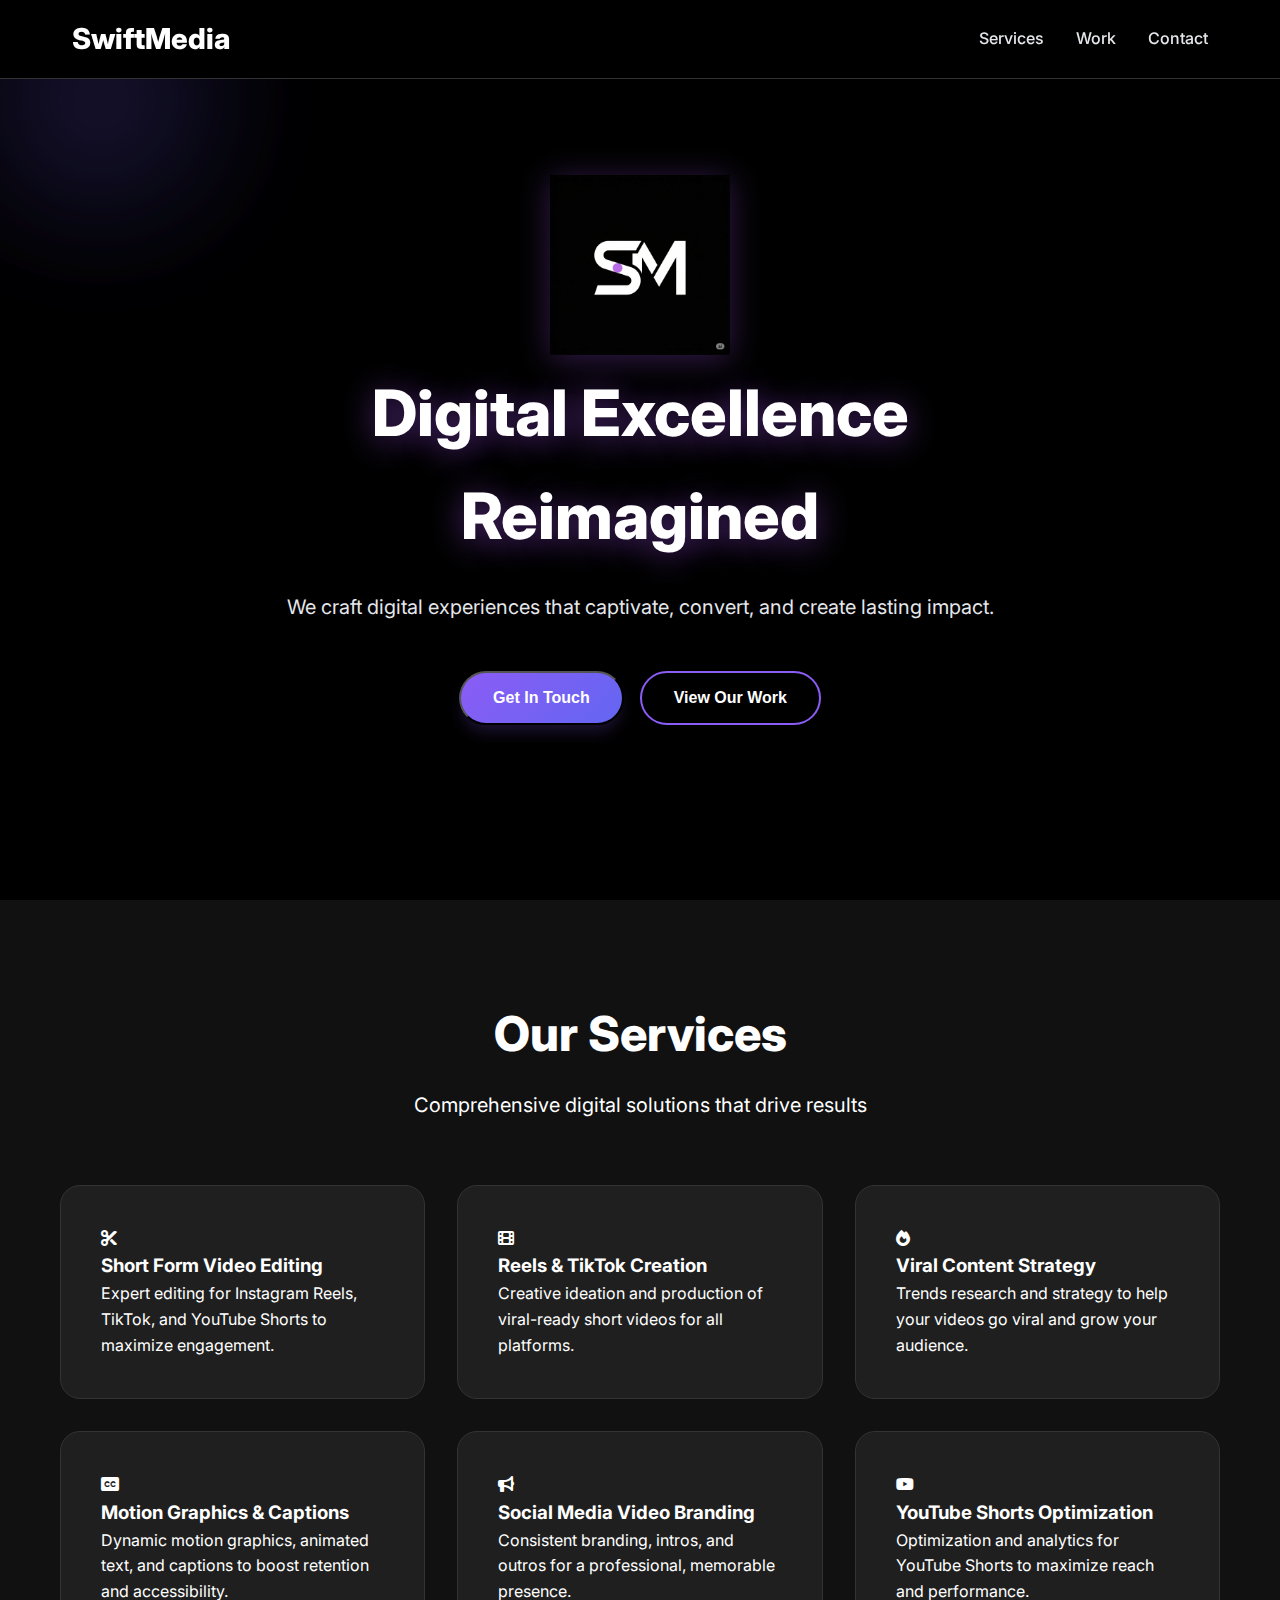
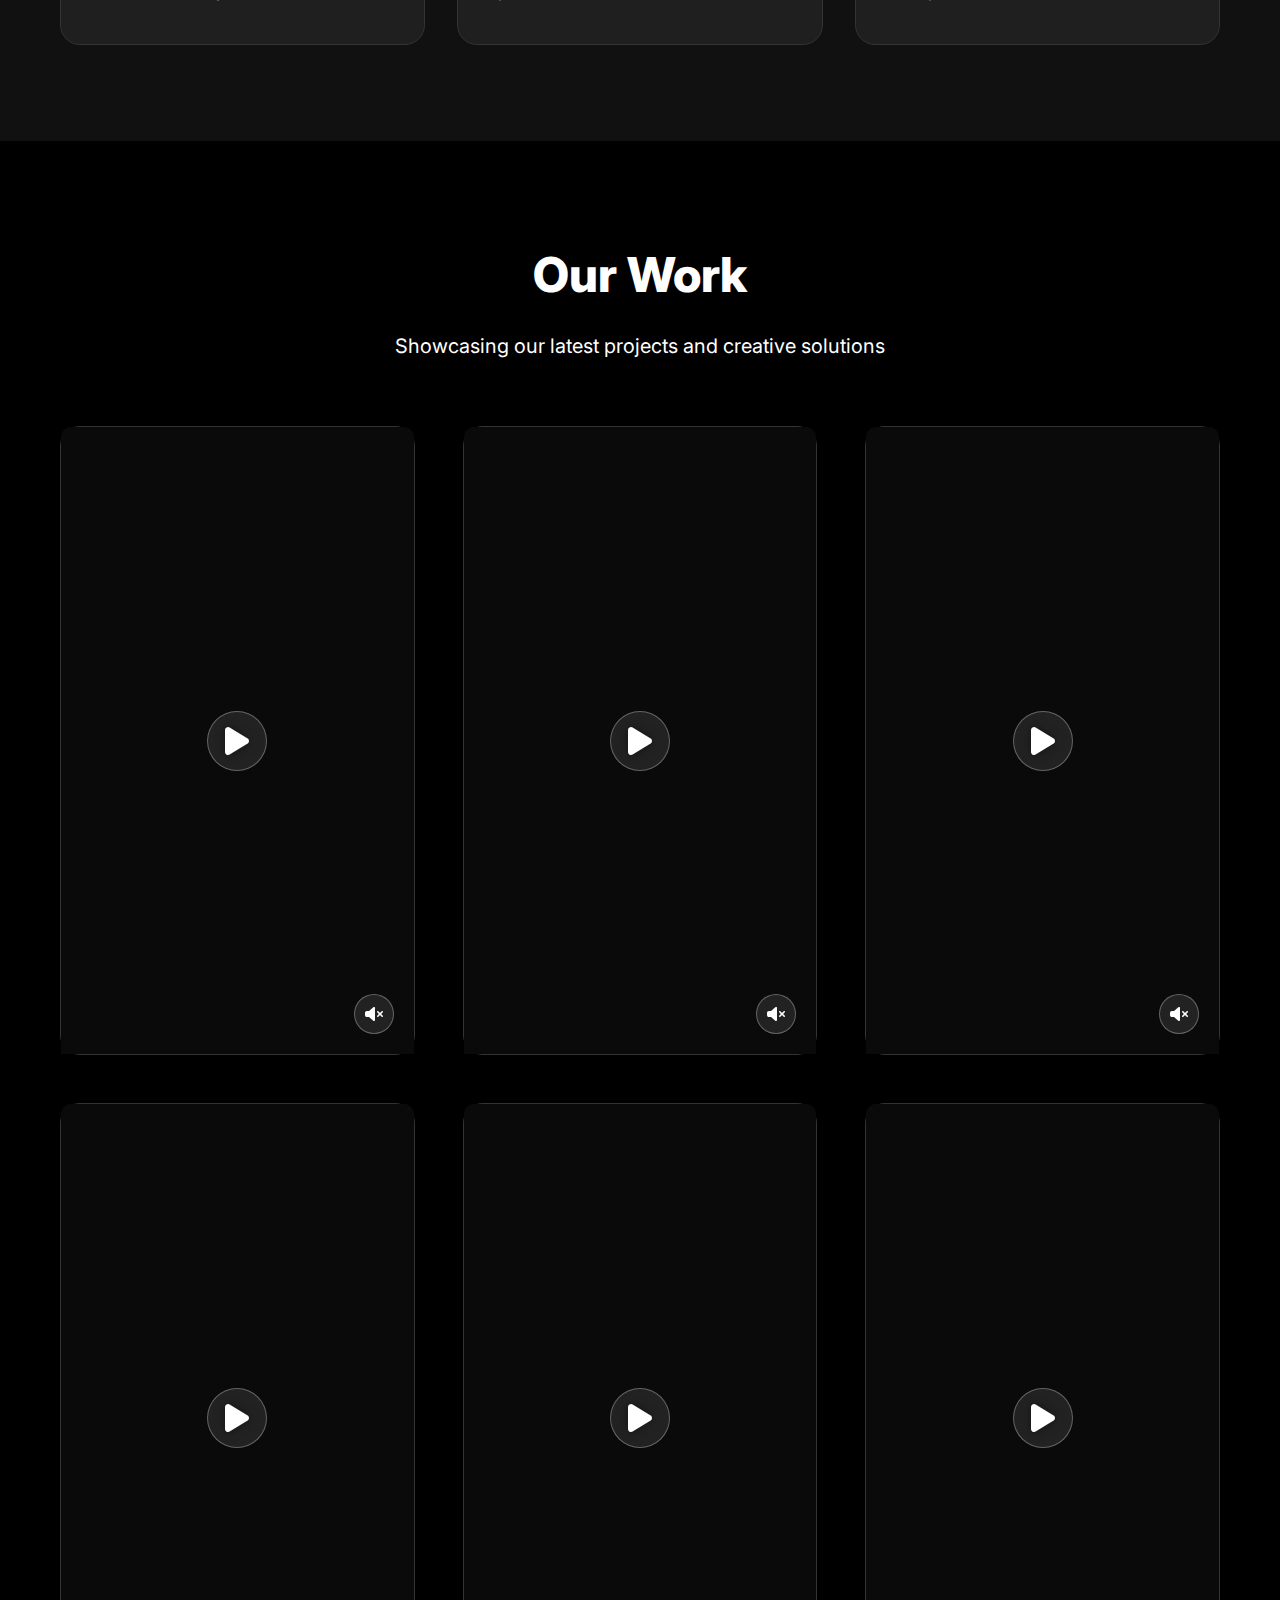
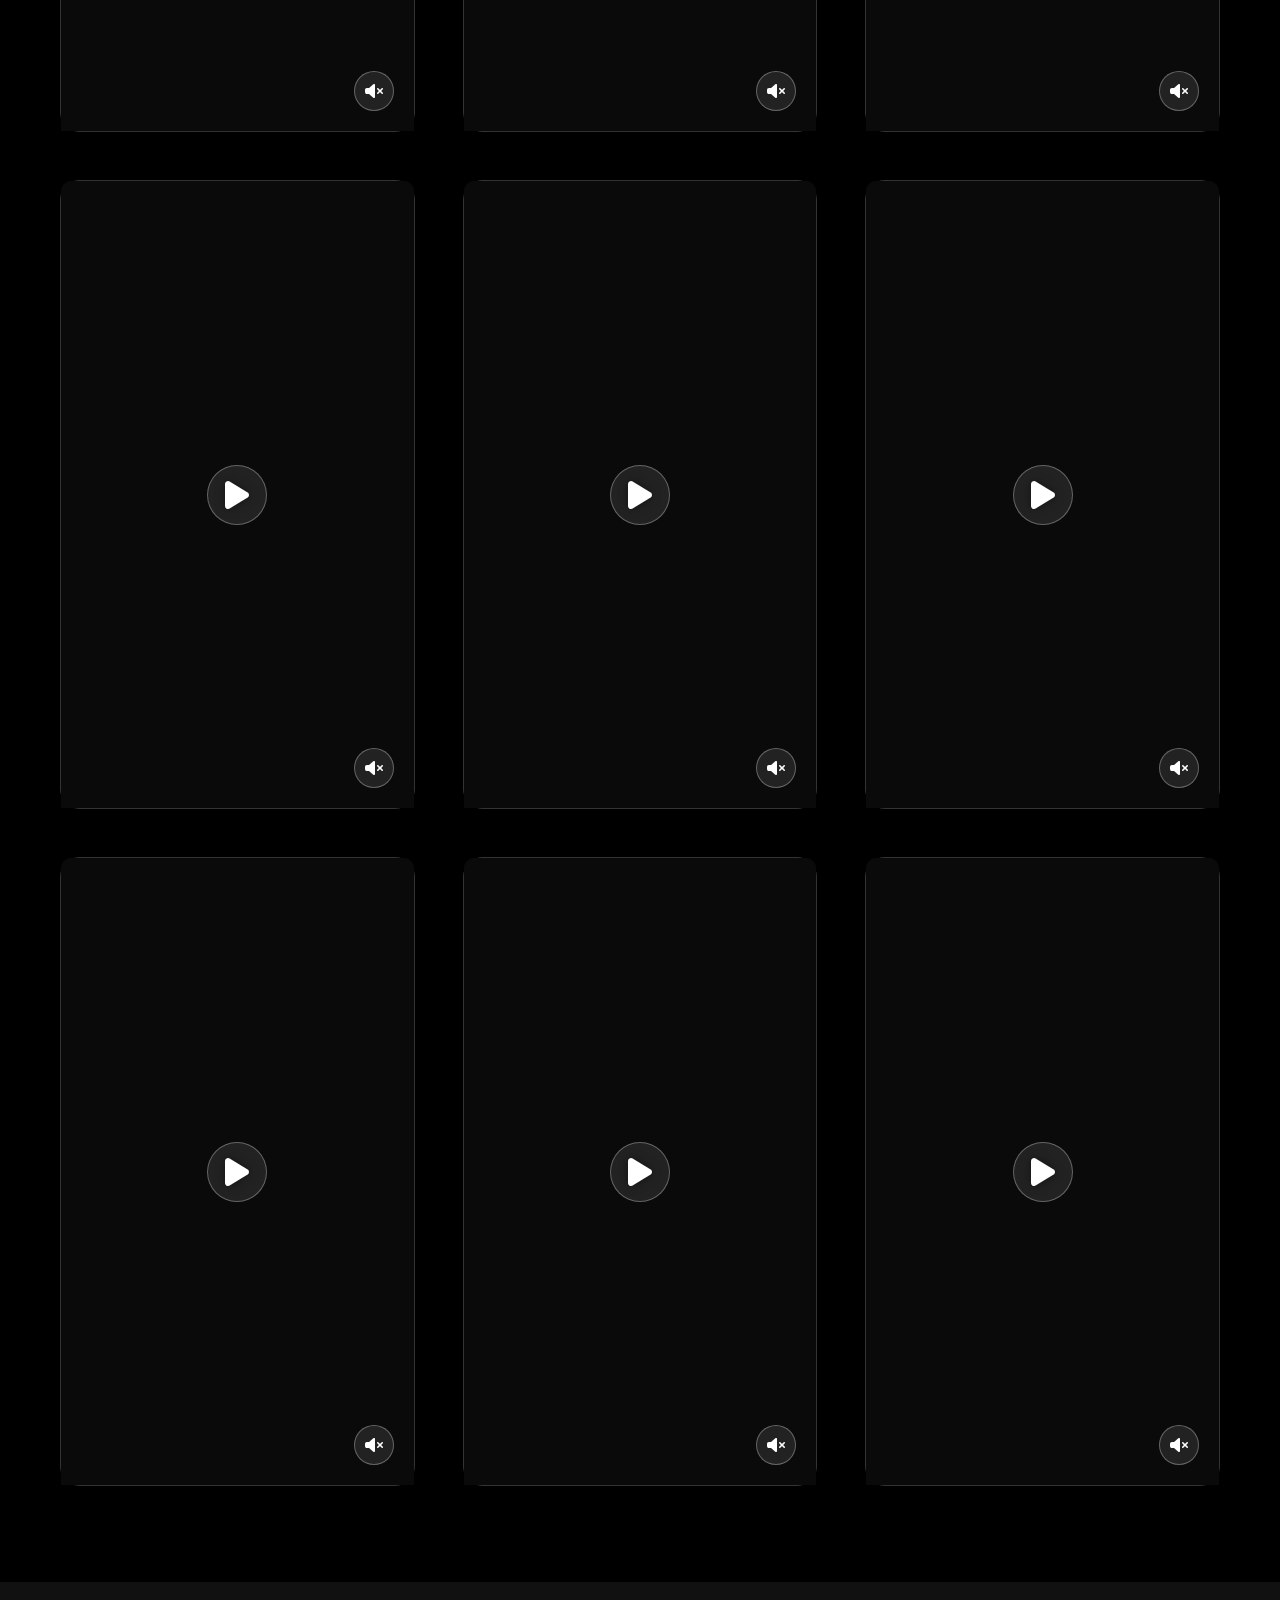
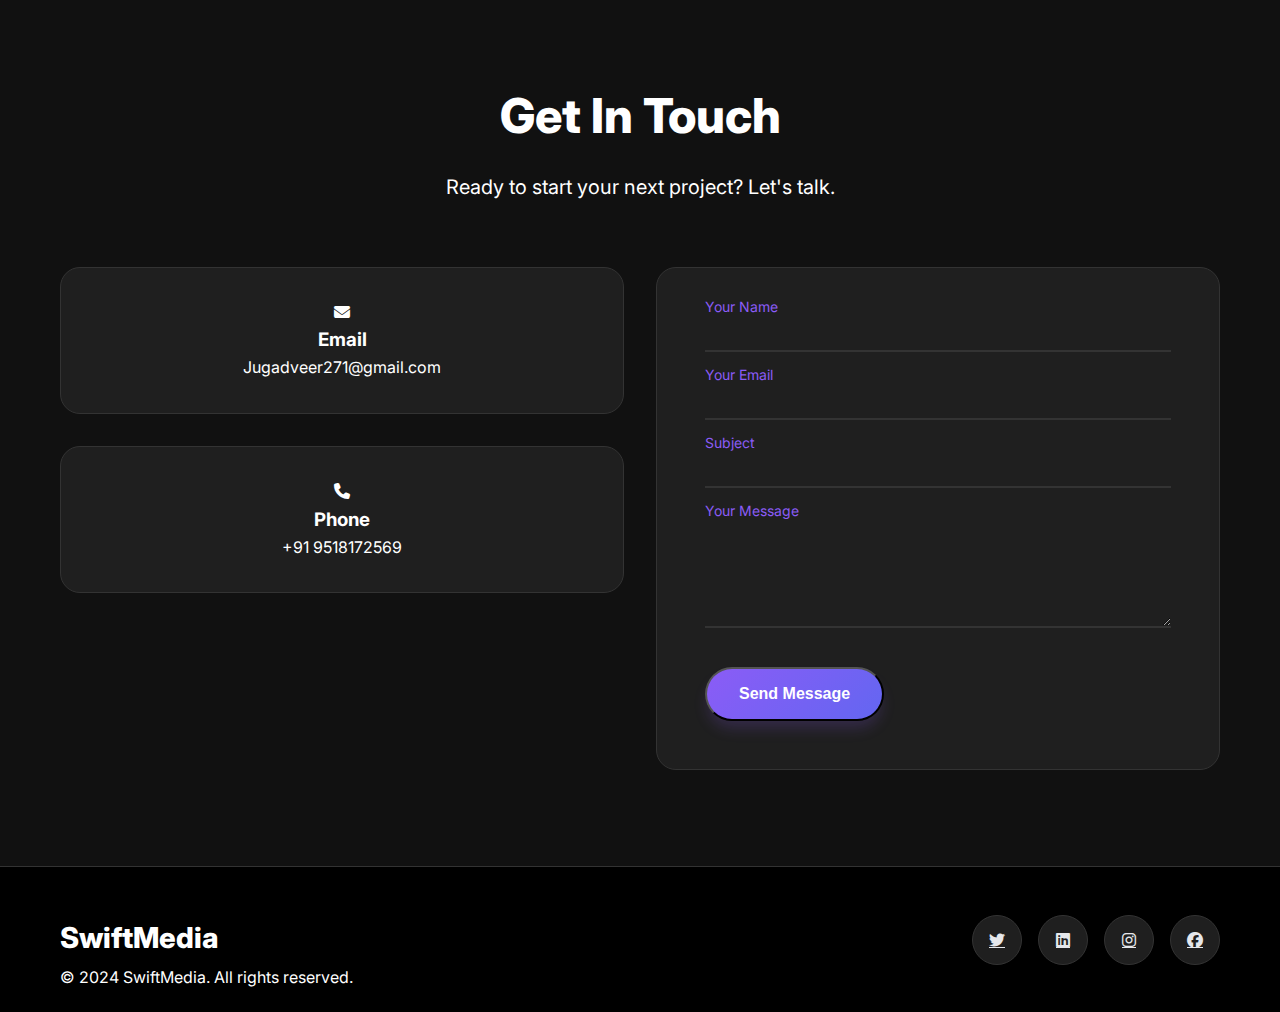
<file: index.html>
<!DOCTYPE html>
<html lang="en">
<head>
    <meta charset="UTF-8">
    <meta name="viewport" content="width=device-width, initial-scale=1.0">
    <title>SwiftMedia - Digital Excellence</title>
    <link rel="stylesheet" href="./css/html.css">
    <link href="https://fonts.googleapis.com/css2?family=Inter:wght@300;400;500;600;700;800;900&display=swap" rel="stylesheet">
    <link rel="stylesheet" href="https://cdnjs.cloudflare.com/ajax/libs/font-awesome/6.4.0/css/all.min.css">
</head>
<body>
    <!-- Navigation -->
    <nav class="navbar">
        <div class="nav-container">
            <div class="nav-logo">
                <div class="logo-container">
                    <span class="logo-text">SwiftMedia</span>
                    <div class="logo-glow"></div>
                </div>
            </div>
            <div class="nav-menu">
                <a href="#services" class="nav-link">Services</a>
                <a href="#work" class="nav-link">Work</a>
                <a href="#contact" class="nav-link">Contact</a>
            </div>
            <div class="nav-toggle">
                <span></span>
                <span></span>
                <span></span>
            </div>
        </div>
    </nav>

    <!-- Hero Section -->
    <section class="hero">
        <div class="hero-background">
            <div class="floating-element" data-speed="0.5"></div>
            <div class="floating-element" data-speed="0.3"></div>
            <div class="floating-element" data-speed="0.7"></div>
        </div>
        <div class="hero-content">
            <div class="hero-logo">
                <div class="logo-centerpiece">
                    <img src="./Content/Swiftmedia.png" alt="SwiftMedia" class="logo-image">
                    <div class="logo-shimmer"></div>
                    <div class="logo-pulse"></div>
                </div>
            </div>
            <h1 class="hero-title">
                <span class="title-line">Digital Excellence</span>
                <span class="title-line">Reimagined</span>
            </h1>
            <p class="hero-subtitle">We craft digital experiences that captivate, convert, and create lasting impact.</p>
            <div class="hero-cta">
                <button class="btn-primary magnetic-btn" onclick="scrollToSection('contact')">
                    <span class="btn-text">Get In Touch</span>
                    <div class="btn-ripple"></div>
                </button>
                <button class="btn-secondary magnetic-btn" onclick="scrollToSection('work')">
                    <span class="btn-text">View Our Work</span>
                    <div class="btn-ripple"></div>
                </button>
            </div>
        </div>
        <div class="scroll-indicator">
            <div class="scroll-arrow"></div>
        </div>
    </section>

    <!-- Services Section -->
    <section id="services" class="services">
        <div class="container">
            <div class="section-header">
                <h2 class="section-title">Our Services</h2>
                <p class="section-subtitle">Comprehensive digital solutions that drive results</p>
            </div>
            <div class="services-grid">
                <div class="service-card" data-tilt>
                    <div class="card-icon">
                        <i class="fas fa-scissors"></i>
                    </div>
                    <h3>Short Form Video Editing</h3>
                    <p>Expert editing for Instagram Reels, TikTok, and YouTube Shorts to maximize engagement.</p>
                    <div class="card-hover"></div>
                </div>
                <div class="service-card" data-tilt>
                    <div class="card-icon">
                        <i class="fas fa-film"></i>
                    </div>
                    <h3>Reels & TikTok Creation</h3>
                    <p>Creative ideation and production of viral-ready short videos for all platforms.</p>
                    <div class="card-hover"></div>
                </div>
                <div class="service-card" data-tilt>
                    <div class="card-icon">
                        <i class="fas fa-fire"></i>
                    </div>
                    <h3>Viral Content Strategy</h3>
                    <p>Trends research and strategy to help your videos go viral and grow your audience.</p>
                    <div class="card-hover"></div>
                </div>
                <div class="service-card" data-tilt>
                    <div class="card-icon">
                        <i class="fas fa-closed-captioning"></i>
                    </div>
                    <h3>Motion Graphics & Captions</h3>
                    <p>Dynamic motion graphics, animated text, and captions to boost retention and accessibility.</p>
                    <div class="card-hover"></div>
                </div>
                <div class="service-card" data-tilt>
                    <div class="card-icon">
                        <i class="fas fa-bullhorn"></i>
                    </div>
                    <h3>Social Media Video Branding</h3>
                    <p>Consistent branding, intros, and outros for a professional, memorable presence.</p>
                    <div class="card-hover"></div>
                </div>
                <div class="service-card" data-tilt>
                    <div class="card-icon">
                        <i class="fab fa-youtube"></i>
                    </div>
                    <h3>YouTube Shorts Optimization</h3>
                    <p>Optimization and analytics for YouTube Shorts to maximize reach and performance.</p>
                    <div class="card-hover"></div>
                </div>
            </div>
        </div>
    </section>

    <!-- Work Section (Embedded Reels) -->
    <section id="work" class="work">
        <div class="container">
            <div class="section-header">
                <h2 class="section-title">Our Work</h2>
                <p class="section-subtitle">Showcasing our latest projects and creative solutions</p>
            </div>
            <div class="work-grid">
                <div class="work-item" data-category="elevate">
                    <div class="work-thumbnail">
                        <video loop playsinline muted>
                            <source src="./Content/ae-1.mp4" type="video/mp4">
                        </video>
                        <div class="video-controls-overlay">
                            <button class="play-pause-btn" data-state="paused">
                                <i class="fas fa-play"></i>
                            </button>
                            <button class="mute-unmute-btn" data-state="muted">
                                <i class="fas fa-volume-xmark"></i>
                            </button>
                        </div>
                    </div>
                </div>
                <div class="work-item" data-category="elevate">
                    <div class="work-thumbnail">
                        <video loop playsinline muted>
<source src="./Content/ae-2.mp4" type="video/mp4">                        </video>
                        <div class="video-controls-overlay">
                            <button class="play-pause-btn" data-state="paused">
                                <i class="fas fa-play"></i>
                            </button>
                            <button class="mute-unmute-btn" data-state="muted">
                                <i class="fas fa-volume-xmark"></i>
                            </button>
                        </div>
                    </div>
                </div>
                <div class="work-item" data-category="business">
                    <div class="work-thumbnail">
                        <video loop playsinline muted>
<source src="./Content/ae-3.mp4" type="video/mp4">                        </video>
                        <div class="video-controls-overlay">
                            <button class="play-pause-btn" data-state="paused">
                                <i class="fas fa-play"></i>
                            </button>
                            <button class="mute-unmute-btn" data-state="muted">
                                <i class="fas fa-volume-xmark"></i>
                            </button>
                        </div>
                    </div>
                </div>
                <div class="work-item" data-category="business">
                    <div class="work-thumbnail">
                        <video loop playsinline muted>
<source src="./Content/th-1.mp4" type="video/mp4">                        </video>
                        <div class="video-controls-overlay">
                            <button class="play-pause-btn" data-state="paused">
                                <i class="fas fa-play"></i>
                            </button>
                            <button class="mute-unmute-btn" data-state="muted">
                                <i class="fas fa-volume-xmark"></i>
                            </button>
                        </div>
                    </div>
                </div>
                <div class="work-item" data-category="realestate">
                    <div class="work-thumbnail">
                        <video loop playsinline muted>
<source src="./Content/th-2.mp4" type="video/mp4">                        </video>
                        <div class="video-controls-overlay">
                            <button class="play-pause-btn" data-state="paused">
                                <i class="fas fa-play"></i>
                            </button>
                            <button class="mute-unmute-btn" data-state="muted">
                                <i class="fas fa-volume-xmark"></i>
                            </button>
                        </div>
                    </div>
                </div>
                <div class="work-item" data-category="realestate">
                    <div class="work-thumbnail">
                        <video loop playsinline muted>
<source src="./Content/re-1.mp4" type="video/mp4">                        </video>
                        <div class="video-controls-overlay">
                            <button class="play-pause-btn" data-state="paused">
                                <i class="fas fa-play"></i>
                            </button>
                            <button class="mute-unmute-btn" data-state="muted">
                                <i class="fas fa-volume-xmark"></i>
                            </button>
                        </div>
                    </div>
                </div>
                    <div class="work-item" data-category="realestate">
                    <div class="work-thumbnail">
                        <video loop playsinline muted>
<source src="./Content/th-3.mp4" type="video/mp4">                        </video>
                        <div class="video-controls-overlay">
                            <button class="play-pause-btn" data-state="paused">
                                <i class="fas fa-play"></i>
                            </button>
                            <button class="mute-unmute-btn" data-state="muted">
                                <i class="fas fa-volume-xmark"></i>
                            </button>
                        </div>
                    </div>
                </div>
                    <div class="work-item" data-category="realestate">
                    <div class="work-thumbnail">
                        <video loop playsinline muted>
<source src="./Content/th-4.mp4" type="video/mp4">                        </video>
                        <div class="video-controls-overlay">
                            <button class="play-pause-btn" data-state="paused">
                                <i class="fas fa-play"></i>
                            </button>
                            <button class="mute-unmute-btn" data-state="muted">
                                <i class="fas fa-volume-xmark"></i>
                            </button>
                        </div>
                    </div>
                </div>
                    <div class="work-item" data-category="realestate">
                    <div class="work-thumbnail">
                        <video loop playsinline muted>
<source src="./Content/th-5.mp4" type="video/mp4">                        </video>
                        <div class="video-controls-overlay">
                            <button class="play-pause-btn" data-state="paused">
                                <i class="fas fa-play"></i>
                            </button>
                            <button class="mute-unmute-btn" data-state="muted">
                                <i class="fas fa-volume-xmark"></i>
                            </button>
                        </div>
                    </div>
                </div>
                    <div class="work-item" data-category="realestate">
                    <div class="work-thumbnail">
                        <video loop playsinline muted>
<source src="./Content/th-6.mp4" type="video/mp4">                        </video>
                        <div class="video-controls-overlay">
                            <button class="play-pause-btn" data-state="paused">
                                <i class="fas fa-play"></i>
                            </button>
                            <button class="mute-unmute-btn" data-state="muted">
                                <i class="fas fa-volume-xmark"></i>
                            </button>
                        </div>
                    </div>
                </div>
                    <div class="work-item" data-category="realestate">
                    <div class="work-thumbnail">
                        <video loop playsinline muted>
<source src="./Content/th-7.mp4" type="video/mp4">                        </video>
                        <div class="video-controls-overlay">
                            <button class="play-pause-btn" data-state="paused">
                                <i class="fas fa-play"></i>
                            </button>
                            <button class="mute-unmute-btn" data-state="muted">
                                <i class="fas fa-volume-xmark"></i>
                            </button>
                        </div>
                    </div>
                </div>
                    <div class="work-item" data-category="realestate">
                    <div class="work-thumbnail">
                        <video loop playsinline muted>
                            <source src="./Content/th-8.mp4" type="video/mp4">
                        </video>
                        <div class="video-controls-overlay">
                            <button class="play-pause-btn" data-state="paused">
                                <i class="fas fa-play"></i>
                            </button>
                            <button class="mute-unmute-btn" data-state="muted">
                                <i class="fas fa-volume-xmark"></i>
                            </button>
                        </div>
                    </div>
                </div>
            </div>
        </div>
    </section>

    <!-- Contact Section -->
    <section id="contact" class="contact">
        <div class="container">
            <div class="section-header">
                <h2 class="section-title">Get In Touch</h2>
                <p class="section-subtitle">Ready to start your next project? Let's talk.</p>
            </div>
            <div class="contact-content">
                <div class="contact-cards-container">
                    <div class="contact-card" data-tilt>
                        <div class="contact-icon">
                            <i class="fas fa-envelope"></i>
                        </div>
                        <h3>Email</h3>
                        <p>Jugadveer271@gmail.com</p>
                        <div class="card-hover"></div>
                    </div>
                    <div class="contact-card" data-tilt>
                        <div class="contact-icon">
                            <i class="fas fa-phone"></i>
                        </div>
                        <h3>Phone</h3>
                        <p>+91 9518172569</p>
                        <div class="card-hover"></div>
                    </div>
                </div>
                <div class="contact-form-container" data-tilt>
                    <form class="form">
                        <div class="form-group">
                            <input type="text" id="name" name="name" required>
                            <label for="name">Your Name</label>
                            <div class="form-line"></div>
                        </div>
                        <div class="form-group">
                            <input type="email" id="email" name="email" required>
                            <label for="email">Your Email</label>
                            <div class="form-line"></div>
                        </div>
                        <div class="form-group">
                            <input type="text" id="subject" name="subject" required>
                            <label for="subject">Subject</label>
                            <div class="form-line"></div>
                        </div>
                        <div class="form-group">
                            <textarea id="message" name="message" rows="5" required></textarea>
                            <label for="message">Your Message</label>
                            <div class="form-line"></div>
                        </div>
                        <button type="submit" class="btn-primary magnetic-btn">
                            <span class="btn-text">Send Message</span>
                            <div class="btn-ripple"></div>
                        </button>
                    </form>
                </div>
            </div>
        </div>
    </section>

    <!-- Footer -->
    <footer class="footer">
        <div class="container">
            <div class="footer-content">
                <div class="footer-logo">
                    <span class="logo-text">SwiftMedia</span>
                </div>
                <div class="footer-social">
                    <a href="#" class="social-link"><i class="fab fa-twitter"></i></a>
                    <a href="#" class="social-link"><i class="fab fa-linkedin"></i></a>
                    <a href="#" class="social-link"><i class="fab fa-instagram"></i></a>
                    <a href="#" class="social-link"><i class="fab fa-facebook"></i></a>
                </div>
            </div>
            <div class="footer-bottom">
                <p>&copy; 2024 SwiftMedia. All rights reserved.</p>
            </div>
        </div>
    </footer>

    <script src="./js/script.js"></script>
</body>
</html>
</file>
<file: css/html.css>
/* Reset and Base Styles */
* {
    margin: 0;
    padding: 0;
    box-sizing: border-box;
}

:root {
    --primary-color: #8B5CF6;
    --secondary-color: #6366F1;
    --accent-color: #A855F7;
    --text-primary: #FFFFFF;
    --text-secondary: #E5E7EB;
    --text-muted: #9CA3AF;
    --bg-primary: #000000;
    --bg-secondary: #111111;
    --bg-tertiary: #1F1F1F;
    --border-color: #333333;
    --shadow-light: 0 4px 6px -1px rgba(139, 92, 246, 0.1);
    --shadow-medium: 0 10px 15px -3px rgba(139, 92, 246, 0.2);
    --shadow-heavy: 0 25px 50px -12px rgba(139, 92, 246, 0.3);
    --gradient-primary: linear-gradient(135deg, #8B5CF6 0%, #6366F1 100%);
    --gradient-secondary: linear-gradient(135deg, #A855F7 0%, #8B5CF6 100%);
}

body {
    font-family: 'Inter', sans-serif;
    background-color: var(--bg-primary);
    color: var(--text-primary);
    line-height: 1.6;
    overflow-x: hidden;
}

.container {
    max-width: 1200px;
    margin: 0 auto;
    padding: 0 20px;
}

html {
    scroll-behavior: smooth;
}

/* Navigation */
.navbar {
    position: fixed;
    top: 0;
    width: 100%;
    background: rgba(0, 0, 0, 0.95);
    backdrop-filter: blur(20px);
    border-bottom: 1px solid var(--border-color);
    z-index: 1000;
    transition: all 0.3s ease;
}

.nav-container {
    display: flex;
    justify-content: space-between;
    align-items: center;
    padding: 1rem 2rem;
    max-width: 1200px;
    margin: 0 auto;
}

.logo-container {
    position: relative;
    cursor: pointer;
    transition: all 0.3s ease;
}

.logo-text {
    font-size: 1.8rem;
    font-weight: 800;
    color: #fff;
    text-shadow: 0 2px 8px #000;
}

.logo-glow {
    position: absolute;
    top: 50%;
    left: 50%;
    transform: translate(-50%, -50%);
    width: 100%;
    height: 100%;
    background: var(--gradient-primary);
    filter: blur(20px);
    opacity: 0;
    transition: opacity 0.3s ease;
}

.logo-container:hover .logo-glow {
    opacity: 0.3;
}

.nav-menu {
    display: flex;
    gap: 2rem;
}

.nav-link {
    color: var(--text-secondary);
    text-decoration: none;
    font-weight: 500;
    position: relative;
    transition: all 0.3s ease;
}

.nav-link::after {
    content: '';
    position: absolute;
    bottom: -5px;
    left: 0;
    width: 0;
    height: 2px;
    background: var(--gradient-primary);
    transition: width 0.3s ease;
}

.nav-link:hover {
    color: var(--text-primary);
}

.nav-link:hover::after {
    width: 100%;
}

.nav-toggle {
    display: none;
    flex-direction: column;
    cursor: pointer;
    gap: 4px;
}

.nav-toggle span {
    width: 25px;
    height: 3px;
    background: var(--text-primary);
    transition: all 0.3s ease;
}

/* Hero Section */
.hero {
    min-height: 100vh;
    display: flex;
    align-items: center;
    justify-content: center;
    position: relative;
    overflow: hidden;
}

.hero-background {
    position: absolute;
    top: 0;
    left: 0;
    width: 100%;
    height: 100%;
}

.floating-element {
    position: absolute;
    width: 200px;
    height: 200px;
    background: var(--gradient-primary);
    border-radius: 50%;
    filter: blur(80px);
    opacity: 0.1;
    animation: float 20s infinite ease-in-out;
}

@keyframes float {
    0%, 100% { transform: translateY(0px) rotate(0deg); }
    33% { transform: translateY(-30px) rotate(120deg); }
    66% { transform: translateY(30px) rotate(240deg); }
}

.hero-content {
    text-align: center;
    z-index: 2;
    max-width: 800px;
    padding: 0 2rem;
    display: flex;
    flex-direction: column;
    align-items: center;
}

.logo-image {
    max-width: 180px;
    animation: logoFloat 6s ease-in-out infinite;
    filter: drop-shadow(0 4px 16px rgba(168, 85, 247, 0.3));
}

@keyframes logoFloat {
    0%, 100% { transform: translateY(0px); }
    50% { transform: translateY(-10px); }
}

.hero-title {
    font-size: 4rem;
    font-weight: 800;
    margin-bottom: 1.5rem;
    text-shadow: 0 4px 32px rgba(168,85,247,0.5);
}

.hero-subtitle {
    font-size: 1.25rem;
    color: var(--text-secondary);
    margin-bottom: 3rem;
}

.hero-cta {
    display: flex;
    gap: 1rem;
    flex-wrap: wrap;
}

/* Buttons */
.btn-primary, .btn-secondary {
    padding: 1rem 2rem;
    border-radius: 50px;
    font-weight: 600;
    font-size: 1rem;
    cursor: pointer;
    transition: all 0.3s ease;
    text-decoration: none;
}

.btn-primary {
    background: var(--gradient-primary);
    color: var(--text-primary);
    box-shadow: var(--shadow-medium);
}

.btn-secondary {
    background: transparent;
    border: 2px solid var(--primary-color);
    color: var(--text-primary);
}

.btn-primary:hover, .btn-secondary:hover {
    transform: translateY(-3px);
    box-shadow: var(--shadow-heavy);
}

/* Section Styles */
section {
    padding: 6rem 0;
}

.section-header {
    text-align: center;
    margin-bottom: 4rem;
}

.section-title {
    font-size: 3rem;
    font-weight: 800;
    margin-bottom: 1rem;
}

.section-subtitle {
    font-size: 1.25rem;
    color: #fff;
}

/* Services */
.services {
    background: var(--bg-secondary);
}

.services-grid {
    display: grid;
    grid-template-columns: repeat(auto-fit, minmax(350px, 1fr));
    gap: 2rem;
}

.service-card {
    background: var(--bg-tertiary);
    padding: 2.5rem;
    border-radius: 20px;
    border: 1px solid var(--border-color);
    transition: all 0.3s ease;
}

.service-card:hover {
    transform: translateY(-10px) scale(1.02);
    border-color: var(--primary-color);
    box-shadow: var(--shadow-heavy);
}

/* Work Section */
.work {
    background: var(--bg-primary);
}

.work > .container {
    max-width: 1200px;
    margin: 0 auto;
    padding: 0 20px;
}

.work-filters {
    display: flex;
    justify-content: center;
    gap: 1rem;
    margin-bottom: 3rem;
    flex-wrap: wrap;
}

.filter-btn {
    padding: 0.75rem 1.5rem;
    background: transparent;
    border: 2px solid var(--border-color);
    color: var(--text-secondary);
    border-radius: 50px;
    cursor: pointer;
    transition: all 0.3s ease;
}

.filter-btn.active,
.filter-btn:hover {
    background: var(--gradient-primary);
    border-color: var(--primary-color);
    color: var(--text-primary);
}

.work-grid {
    display: grid;
    grid-template-columns: repeat(3, minmax(300px, 1fr));
    gap: 3rem;
}

.work-item {
    background: var(--bg-tertiary);
    border-radius: 20px;
    border: 1px solid var(--border-color);
    transition: all 0.3s ease;
    cursor: pointer;
}

.work-item:hover {
    transform: translateY(-10px) scale(1.02);
    border-color: var(--primary-color);
    box-shadow: var(--shadow-heavy);
}

.work-thumbnail {
    position: relative;
    overflow: hidden;
    border-radius: 10px 10px 0 0;
    aspect-ratio: 9 / 16;
    background: var(--bg-secondary);
}

.work-thumbnail video {
    width: 100%;
    height: 100%;
    object-fit: cover;
}

/* Video Controls */
.video-controls-overlay {
    position: absolute;
    top: 0;
    left: 0;
    width: 100%;
    height: 100%;
    display: flex;
    justify-content: center;
    align-items: center;
    background: rgba(0, 0, 0, 0.4);
    transition: opacity 0.3s ease;
    opacity: 1; /* Default state: visible when video is paused */
}

.work-item:hover .video-controls-overlay {
    opacity: 1;
}

.video-controls-overlay.playing {
    opacity: 0; /* Hide when video is playing */
}

.play-pause-btn {
    position: absolute;
    top: 50%;
    left: 50%;
    transform: translate(-50%, -50%);
    width: 60px;
    height: 60px;
    background: rgba(255, 255, 255, 0.1);
    border: 1px solid rgba(255, 255, 255, 0.3);
    color: #fff;
    border-radius: 50%;
    font-size: 2rem;
    cursor: pointer;
    backdrop-filter: blur(5px);
    transition: all 0.3s ease;
    display: flex;
    align-items: center;
    justify-content: center;
}

.play-pause-btn:hover {
    background: var(--gradient-primary);
    border-color: var(--primary-color);
    transform: translate(-50%, -50%) scale(1.1);
}

.play-pause-btn i {
    text-shadow: 0 0 10px rgba(0,0,0,0.5);
}

.mute-unmute-btn {
    position: absolute;
    bottom: 20px;
    right: 20px;
    width: 40px;
    height: 40px;
    background: rgba(255, 255, 255, 0.1);
    border: 1px solid rgba(255, 255, 255, 0.3);
    color: #fff;
    border-radius: 50%;
    font-size: 1rem;
    cursor: pointer;
    backdrop-filter: blur(5px);
    transition: all 0.3s ease;
    display: flex;
    align-items: center;
    justify-content: center;
}

.mute-unmute-btn:hover {
    background: var(--gradient-primary);
    border-color: var(--primary-color);
    transform: scale(1.1);
}

/* Contact */
.contact {
    background: var(--bg-secondary);
}

.contact-content {
    display: grid;
    grid-template-columns: repeat(auto-fit, minmax(350px, 1fr));
    gap: 2rem;
}

.contact-cards-container {
    display: flex;
    flex-direction: column;
    gap: 2rem;
}

.contact-card {
    background: var(--bg-tertiary);
    padding: 2rem;
    border-radius: 20px;
    border: 1px solid var(--border-color);
    text-align: center;
    transition: all 0.3s ease;
}

.contact-card:hover {
    transform: translateY(-5px) scale(1.02);
    border-color: var(--primary-color);
}

.contact-form-container {
    background: var(--bg-tertiary);
    padding: 3rem;
    border-radius: 20px;
    border: 1px solid var(--border-color);
    transition: all 0.3s ease;
}

.contact-form-container:hover {
    transform: translateY(-5px) scale(1.02);
    border-color: var(--primary-color);
}

.form-group {
    position: relative;
    margin-bottom: 2rem;
}

.form-group input,
.form-group textarea {
    width: 100%;
    background: transparent;
    border: none;
    border-bottom: 2px solid var(--border-color);
    color: var(--text-primary);
    font-size: 1rem;
    padding: 0.5rem 0.25rem;
    outline: none;
    transition: border-color 0.3s ease, background-color 0.3s ease;
}

.form-group input:focus,
.form-group textarea:focus {
    border-image: linear-gradient(to right, var(--primary-color), var(--secondary-color)) 1;
    border-image-slice: 1;
    border-bottom: 2px solid;
}

.form-group textarea {
    resize: vertical;
    min-height: 5rem;
}

.form-group label {
    position: absolute;
    left: 0.25rem;
    top: 0.5rem;
    color: var(--text-muted);
    font-size: 1rem;
    transition: all 0.3s ease;
    pointer-events: none;
}

.form-group input:focus + label,
.form-group textarea:focus + label,
.form-group input:not(:placeholder-shown) + label,
.form-group textarea:not(:placeholder-shown) + label {
    top: -1.25rem;
    left: 0;
    font-size: 0.875rem;
    color: var(--primary-color);
}

/* Footer */
.footer {
    background: var(--bg-primary);
    border-top: 1px solid var(--border-color);
    padding: 3rem 0 1rem;
}

.footer-content {
    display: flex;
    justify-content: space-between;
    flex-wrap: wrap;
    gap: 2rem;
}

.footer-social {
    display: flex;
    gap: 1rem;
}

.social-link {
    width: 50px;
    height: 50px;
    background: var(--bg-tertiary);
    border: 1px solid var(--border-color);
    border-radius: 50%;
    display: flex;
    align-items: center;
    justify-content: center;
    color: var(--text-secondary);
    transition: all 0.3s ease;
}

.social-link:hover {
    background: var(--gradient-primary);
    border-color: var(--primary-color);
    color: var(--text-primary);
}

/* Responsive Design */
@media (max-width: 768px) {
    .nav-menu {
        display: none;
    }
    .nav-toggle {
        display: flex;
    }
    .services-grid, .work-grid {
        grid-template-columns: 1fr;
        gap: 2rem;
    }
    .work > .container {
        padding: 0 20px;
    }
    .contact-content {
        grid-template-columns: 1fr;
    }
}
</file>
